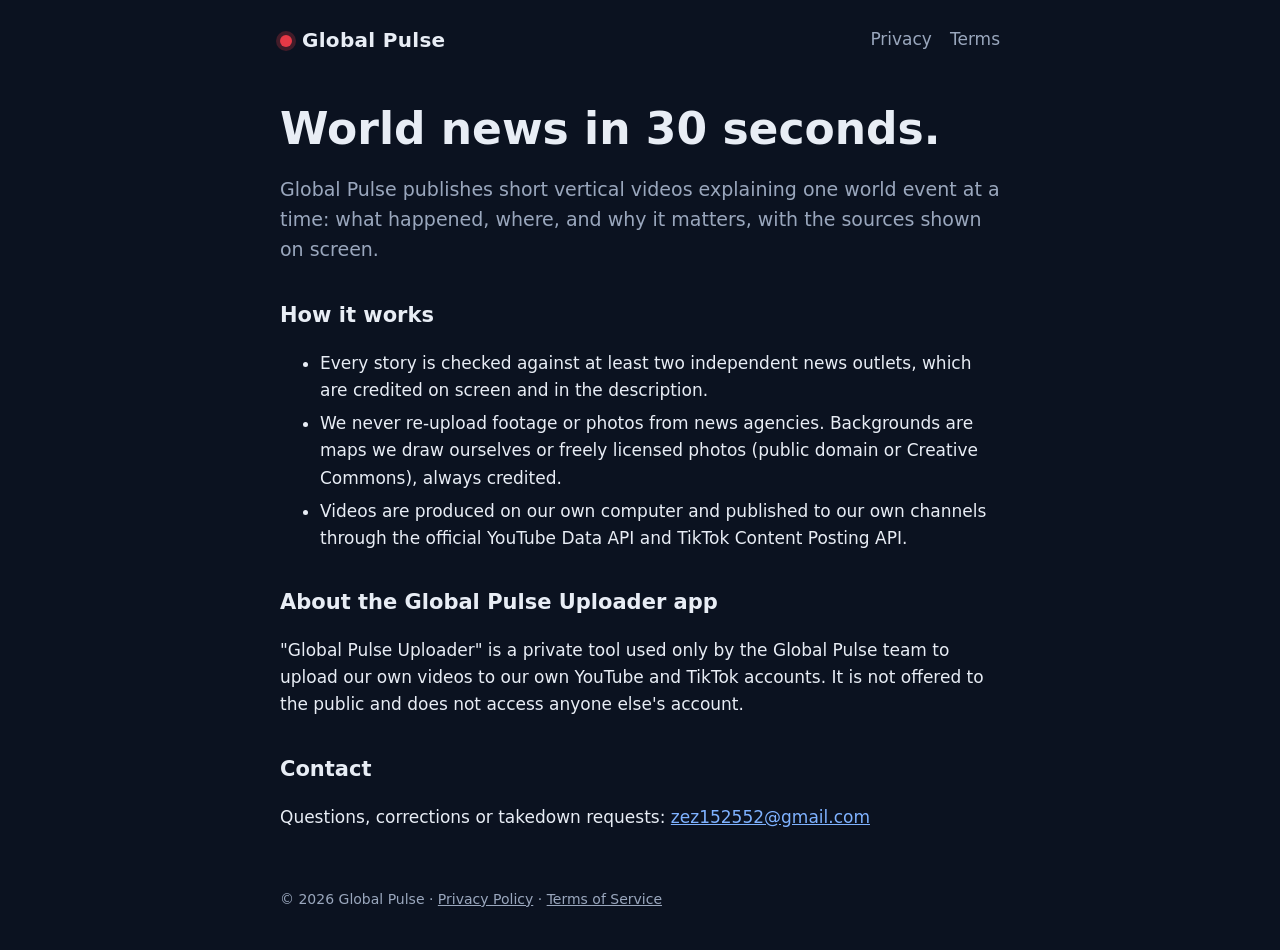
<file: index.html>
<!doctype html>
<html lang="en">
<head>
<meta charset="utf-8">
<meta name="viewport" content="width=device-width, initial-scale=1">
<title>Global Pulse — World news in 30 seconds</title>
<meta name="description" content="Global Pulse publishes short, sourced world news videos on YouTube Shorts and TikTok.">
<link rel="stylesheet" href="style.css">
</head>
<body>
<header>
  <div class="logo"><span class="dot"></span>Global Pulse</div>
  <nav><a href="privacy.html">Privacy</a><a href="terms.html">Terms</a></nav>
</header>
<main>
  <h1>World news in 30 seconds.</h1>
  <p class="lead">Global Pulse publishes short vertical videos explaining one world event at a time:
  what happened, where, and why it matters, with the sources shown on screen.</p>

  <h2>How it works</h2>
  <ul>
    <li>Every story is checked against at least two independent news outlets, which are credited on screen and in the description.</li>
    <li>We never re-upload footage or photos from news agencies. Backgrounds are maps we draw ourselves or freely licensed photos (public domain or Creative Commons), always credited.</li>
    <li>Videos are produced on our own computer and published to our own channels through the official YouTube Data API and TikTok Content Posting API.</li>
  </ul>

  <h2>About the Global Pulse Uploader app</h2>
  <p>"Global Pulse Uploader" is a private tool used only by the Global Pulse team to upload our own videos to our own
  YouTube and TikTok accounts. It is not offered to the public and does not access anyone else's account.</p>

  <h2>Contact</h2>
  <p>Questions, corrections or takedown requests: <a href="mailto:zez152552@gmail.com">zez152552@gmail.com</a></p>
</main>
<footer>© 2026 Global Pulse · <a href="privacy.html">Privacy Policy</a> · <a href="terms.html">Terms of Service</a></footer>
</body>
</html>
</file>
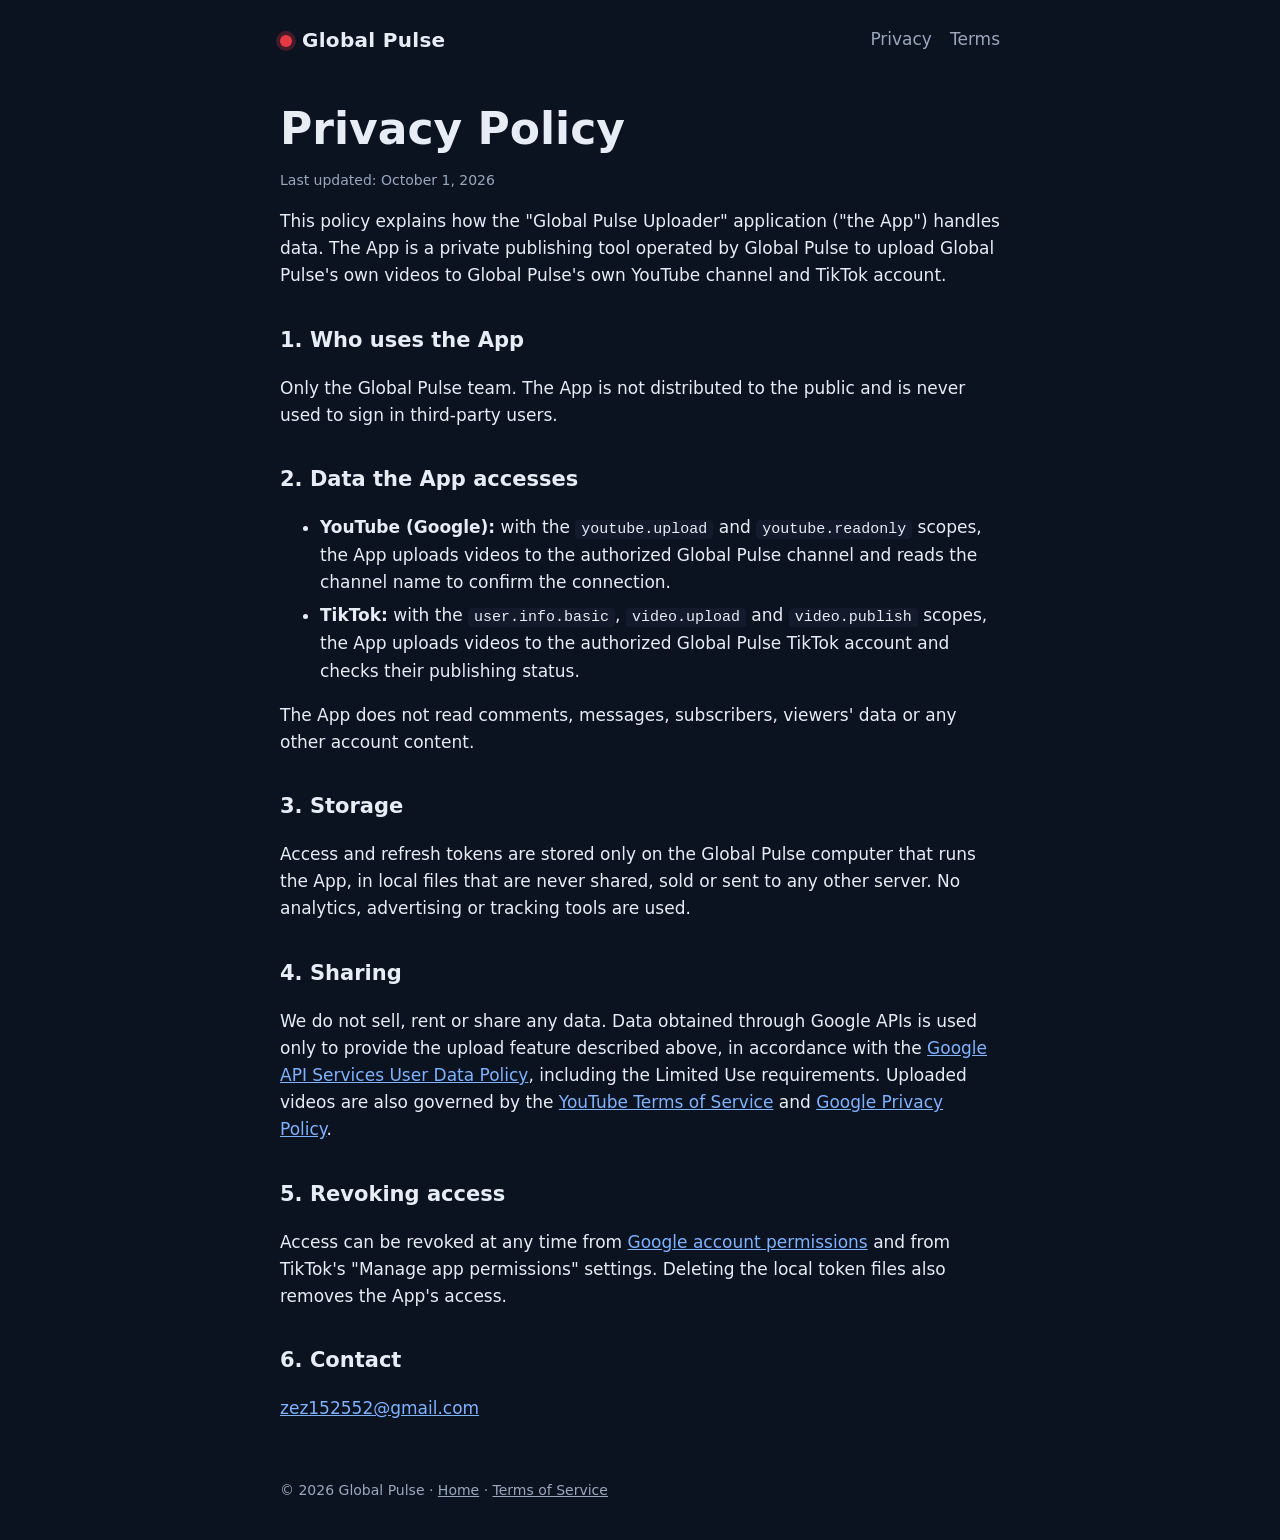
<file: privacy.html>
<!doctype html>
<html lang="en">
<head>
<meta charset="utf-8">
<meta name="viewport" content="width=device-width, initial-scale=1">
<title>Privacy Policy — Global Pulse</title>
<link rel="stylesheet" href="style.css">
</head>
<body>
<header>
  <div class="logo"><a href="index.html"><span class="dot"></span>Global Pulse</a></div>
  <nav><a href="privacy.html">Privacy</a><a href="terms.html">Terms</a></nav>
</header>
<main>
  <h1>Privacy Policy</h1>
  <p class="meta">Last updated: October 1, 2026</p>

  <p>This policy explains how the "Global Pulse Uploader" application ("the App") handles data.
  The App is a private publishing tool operated by Global Pulse to upload Global Pulse's own videos to
  Global Pulse's own YouTube channel and TikTok account.</p>

  <h2>1. Who uses the App</h2>
  <p>Only the Global Pulse team. The App is not distributed to the public and is never used to sign in
  third-party users.</p>

  <h2>2. Data the App accesses</h2>
  <ul>
    <li><strong>YouTube (Google):</strong> with the <code>youtube.upload</code> and <code>youtube.readonly</code> scopes, the App uploads videos
    to the authorized Global Pulse channel and reads the channel name to confirm the connection.</li>
    <li><strong>TikTok:</strong> with the <code>user.info.basic</code>, <code>video.upload</code> and <code>video.publish</code> scopes, the App uploads
    videos to the authorized Global Pulse TikTok account and checks their publishing status.</li>
  </ul>
  <p>The App does not read comments, messages, subscribers, viewers' data or any other account content.</p>

  <h2>3. Storage</h2>
  <p>Access and refresh tokens are stored only on the Global Pulse computer that runs the App, in local files that are
  never shared, sold or sent to any other server. No analytics, advertising or tracking tools are used.</p>

  <h2>4. Sharing</h2>
  <p>We do not sell, rent or share any data. Data obtained through Google APIs is used only to provide the upload feature
  described above, in accordance with the
  <a href="https://developers.google.com/terms/api-services-user-data-policy">Google API Services User Data Policy</a>,
  including the Limited Use requirements. Uploaded videos are also governed by the
  <a href="https://www.youtube.com/t/terms">YouTube Terms of Service</a> and
  <a href="https://policies.google.com/privacy">Google Privacy Policy</a>.</p>

  <h2>5. Revoking access</h2>
  <p>Access can be revoked at any time from
  <a href="https://myaccount.google.com/permissions">Google account permissions</a> and from TikTok's
  "Manage app permissions" settings. Deleting the local token files also removes the App's access.</p>

  <h2>6. Contact</h2>
  <p><a href="mailto:zez152552@gmail.com">zez152552@gmail.com</a></p>
</main>
<footer>© 2026 Global Pulse · <a href="index.html">Home</a> · <a href="terms.html">Terms of Service</a></footer>
</body>
</html>
</file>
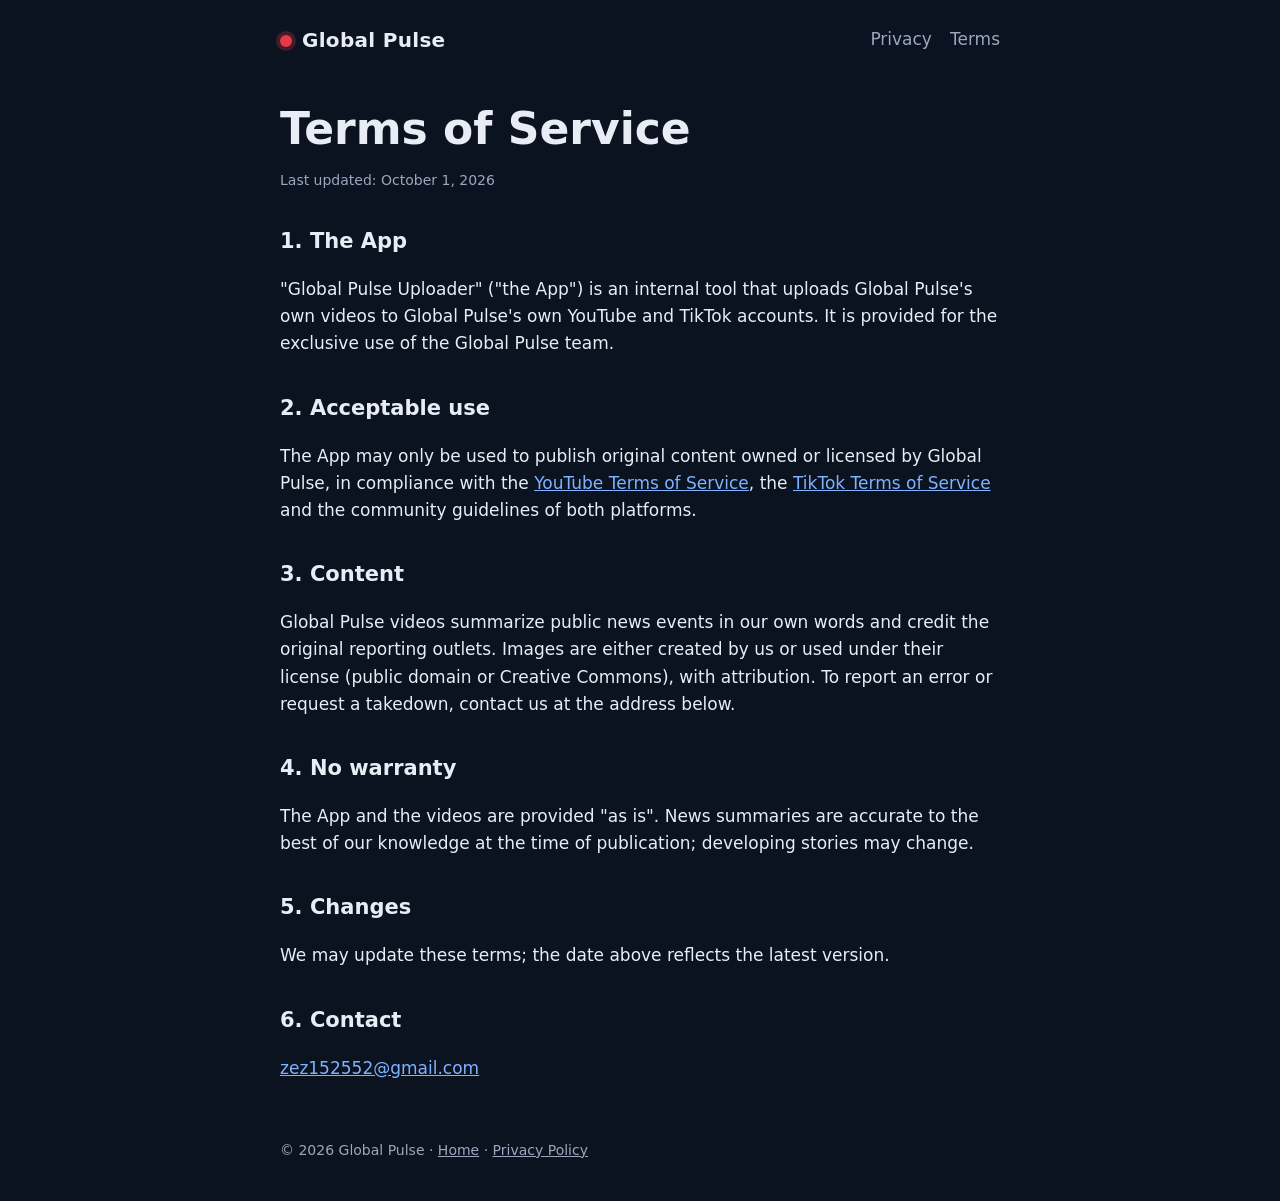
<file: terms.html>
<!doctype html>
<html lang="en">
<head>
<meta charset="utf-8">
<meta name="viewport" content="width=device-width, initial-scale=1">
<title>Terms of Service — Global Pulse</title>
<link rel="stylesheet" href="style.css">
</head>
<body>
<header>
  <div class="logo"><a href="index.html"><span class="dot"></span>Global Pulse</a></div>
  <nav><a href="privacy.html">Privacy</a><a href="terms.html">Terms</a></nav>
</header>
<main>
  <h1>Terms of Service</h1>
  <p class="meta">Last updated: October 1, 2026</p>

  <h2>1. The App</h2>
  <p>"Global Pulse Uploader" ("the App") is an internal tool that uploads Global Pulse's own videos to Global Pulse's own
  YouTube and TikTok accounts. It is provided for the exclusive use of the Global Pulse team.</p>

  <h2>2. Acceptable use</h2>
  <p>The App may only be used to publish original content owned or licensed by Global Pulse, in compliance with the
  <a href="https://www.youtube.com/t/terms">YouTube Terms of Service</a>, the
  <a href="https://www.tiktok.com/legal/terms-of-service">TikTok Terms of Service</a> and the community guidelines
  of both platforms.</p>

  <h2>3. Content</h2>
  <p>Global Pulse videos summarize public news events in our own words and credit the original reporting outlets.
  Images are either created by us or used under their license (public domain or Creative Commons), with attribution.
  To report an error or request a takedown, contact us at the address below.</p>

  <h2>4. No warranty</h2>
  <p>The App and the videos are provided "as is". News summaries are accurate to the best of our knowledge at the time of
  publication; developing stories may change.</p>

  <h2>5. Changes</h2>
  <p>We may update these terms; the date above reflects the latest version.</p>

  <h2>6. Contact</h2>
  <p><a href="mailto:zez152552@gmail.com">zez152552@gmail.com</a></p>
</main>
<footer>© 2026 Global Pulse · <a href="index.html">Home</a> · <a href="privacy.html">Privacy Policy</a></footer>
</body>
</html>
</file>
<file: style.css>
:root { --bg: #0b1220; --card: #121a2b; --text: #e8edf5; --muted: #9aa7bd; --accent: #e63946; }
* { box-sizing: border-box; }
body { margin: 0; background: var(--bg); color: var(--text);
       font: 17px/1.6 system-ui, -apple-system, "Segoe UI", Roboto, Arial, sans-serif; }
header, main, footer { max-width: 760px; margin: 0 auto; padding: 0 20px; }
header { display: flex; justify-content: space-between; align-items: center; padding-top: 24px; padding-bottom: 24px; }
.logo { font-weight: 800; font-size: 20px; letter-spacing: .3px; }
.logo a { color: inherit; text-decoration: none; }
.dot { display: inline-block; width: 12px; height: 12px; border-radius: 50%; background: var(--accent);
       margin-right: 10px; box-shadow: 0 0 0 4px rgba(230, 57, 70, .25); }
nav a { color: var(--muted); margin-left: 18px; text-decoration: none; }
nav a:hover { color: var(--text); }
h1 { font-size: clamp(30px, 6vw, 44px); line-height: 1.15; margin: 24px 0 12px; }
h2 { font-size: 21px; margin-top: 34px; }
.lead { font-size: 19px; color: var(--muted); }
.meta { color: var(--muted); font-size: 14px; }
a { color: #7fb2ff; }
code { background: var(--card); padding: 1px 6px; border-radius: 4px; font-size: 15px; }
li { margin: 6px 0; }
footer { color: var(--muted); font-size: 14px; padding-top: 40px; padding-bottom: 40px; }
footer a { color: var(--muted); }
</file>
